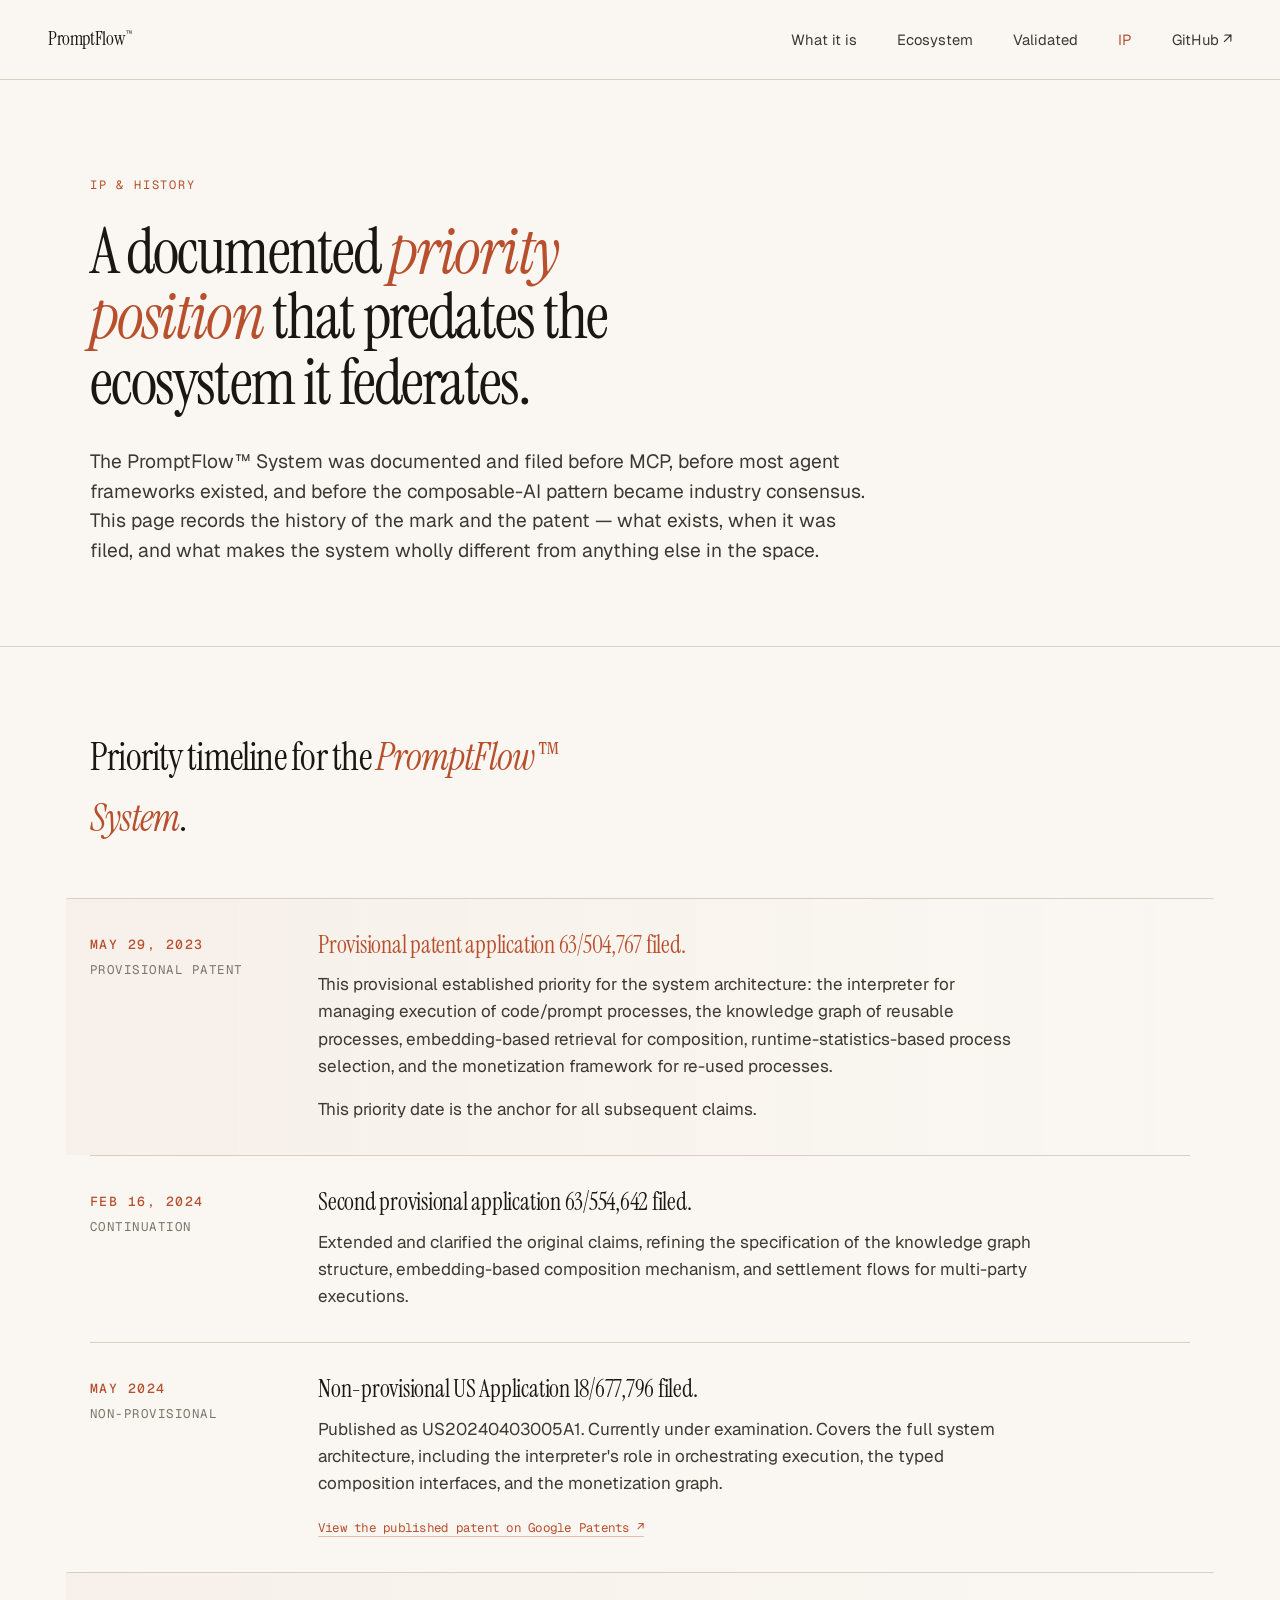
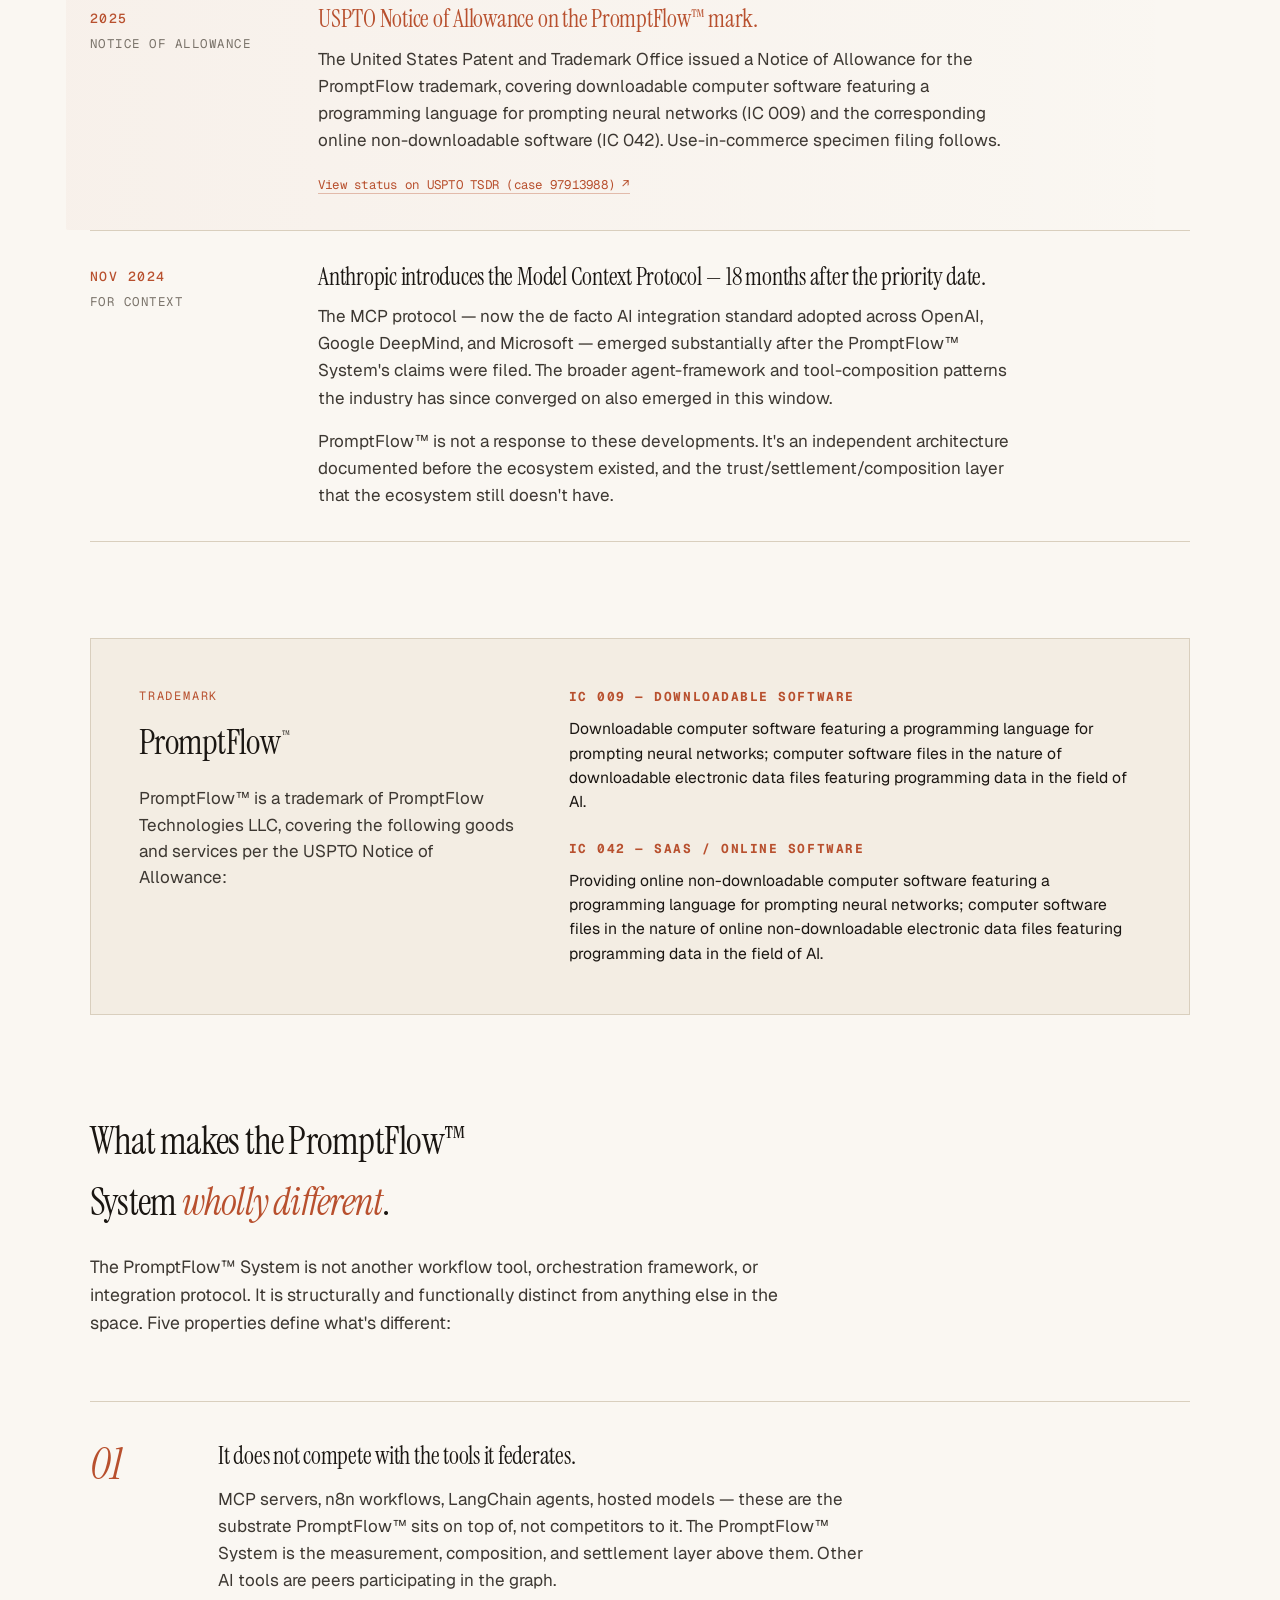
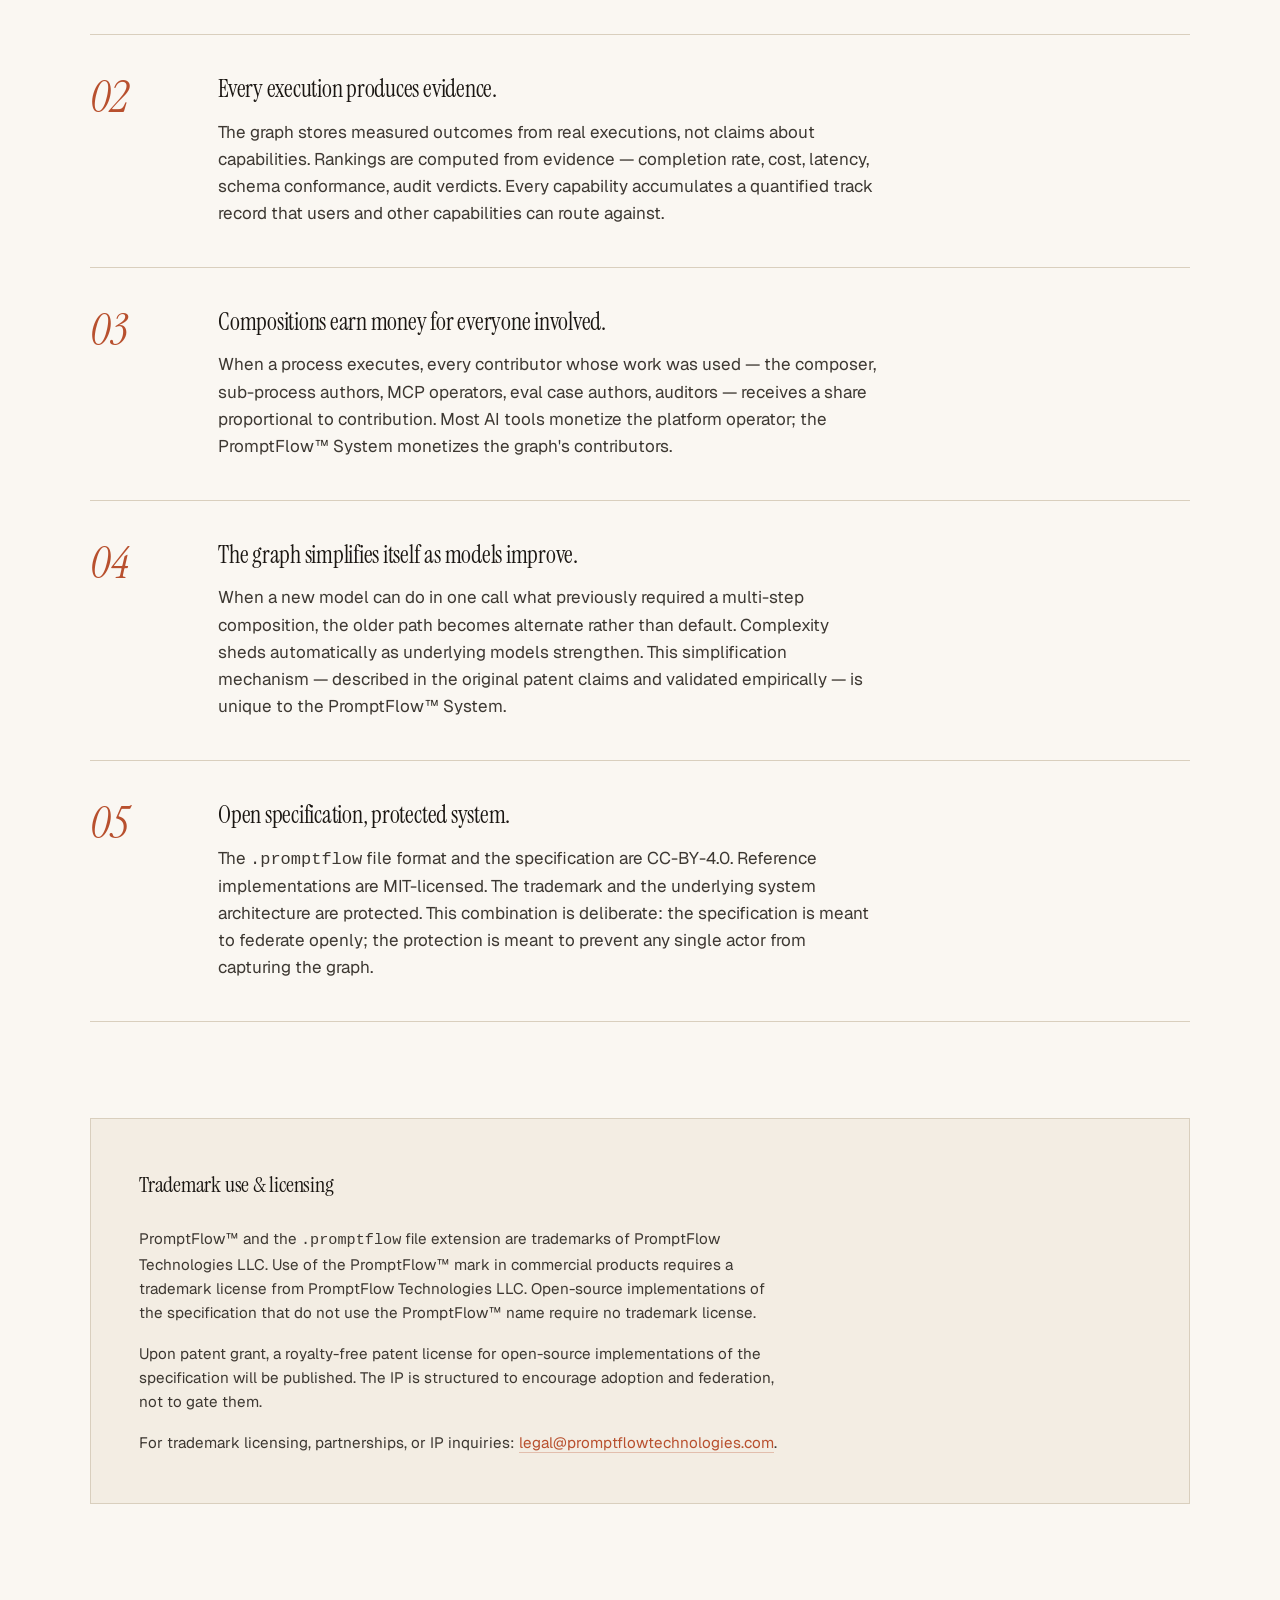
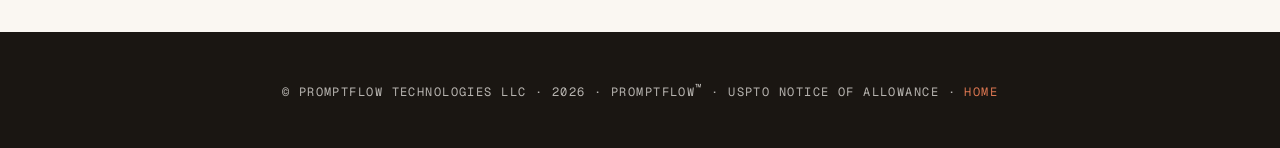
<file: ip.html>
<!DOCTYPE html>
<html lang="en">
<head>
<meta charset="UTF-8" />
<meta name="viewport" content="width=device-width, initial-scale=1.0" />
<title>IP & History — PromptFlow™</title>
<meta name="description" content="PromptFlow™ is a trademark of PromptFlow Technologies LLC. USPTO Notice of Allowance. Priority date May 29, 2023. US Patent Application 18/677,796." />

<link rel="preconnect" href="https://fonts.googleapis.com" />
<link rel="preconnect" href="https://fonts.gstatic.com" crossorigin />
<link href="https://fonts.googleapis.com/css2?family=Instrument+Serif:ital@0;1&family=Geist:wght@300;400;500;600&family=Geist+Mono:wght@400;500&display=swap" rel="stylesheet" />

<style>
:root {
  --ink: #1a1612;
  --ink-soft: #3d3832;
  --ink-mute: #7a736a;
  --paper: #faf7f2;
  --paper-warm: #f3ede3;
  --line: #d9cfbe;
  --accent: #b8502e;
  --accent-soft: #d97550;
}

* { margin: 0; padding: 0; box-sizing: border-box; }
html { scroll-behavior: smooth; }

body {
  font-family: 'Geist', -apple-system, BlinkMacSystemFont, sans-serif;
  background: var(--paper);
  color: var(--ink);
  font-size: 17px;
  line-height: 1.6;
  font-weight: 400;
  -webkit-font-smoothing: antialiased;
  -moz-osx-font-smoothing: grayscale;
}

nav {
  position: fixed;
  top: 0; left: 0; right: 0;
  padding: 1.5rem 3rem;
  display: flex;
  justify-content: space-between;
  align-items: center;
  z-index: 100;
  background: rgba(250, 247, 242, 0.92);
  backdrop-filter: blur(12px);
  border-bottom: 1px solid var(--line);
}
nav .logo {
  font-family: 'Instrument Serif', serif;
  font-weight: 500;
  font-size: 1.2rem;
  color: var(--ink);
  text-decoration: none;
  letter-spacing: -0.02em;
}
nav .logo sup { font-size: 0.55em; font-weight: 400; vertical-align: super; margin-left: 2px; }
nav ul {
  list-style: none;
  display: flex;
  gap: 2.5rem;
}
nav ul a {
  color: var(--ink-soft);
  text-decoration: none;
  font-size: 0.92rem;
  transition: color 0.2s ease;
}
nav ul a:hover { color: var(--accent); }
nav ul a.current { color: var(--accent); }

/* Page header */
.page-header {
  padding: 11rem 3rem 5rem;
  border-bottom: 1px solid var(--line);
}
.page-header .container { max-width: 1100px; margin: 0 auto; }
.page-header .meta {
  font-family: 'Geist Mono', monospace;
  font-size: 0.75rem;
  text-transform: uppercase;
  letter-spacing: 0.15em;
  color: var(--accent);
  margin-bottom: 1.5rem;
}
.page-header h1 {
  font-family: 'Instrument Serif', serif;
  font-weight: 400;
  font-size: clamp(2.5rem, 5vw, 4.5rem);
  line-height: 1.02;
  letter-spacing: -0.03em;
  max-width: 18ch;
  margin-bottom: 2rem;
}
.page-header h1 em { font-style: italic; color: var(--accent); font-weight: 400; }
.page-header .lede {
  font-size: 1.2rem;
  color: var(--ink-soft);
  max-width: 60ch;
  line-height: 1.55;
}

main { padding: 5rem 3rem 8rem; }
.container { max-width: 1100px; margin: 0 auto; }

/* Timeline */
.timeline {
  margin-bottom: 6rem;
  position: relative;
}
.timeline h2 {
  font-family: 'Instrument Serif', serif;
  font-weight: 400;
  font-size: clamp(1.8rem, 3vw, 2.6rem);
  letter-spacing: -0.02em;
  margin-bottom: 3rem;
  max-width: 28ch;
}
.timeline h2 em { font-style: italic; color: var(--accent); }

.event {
  display: grid;
  grid-template-columns: 180px 1fr;
  gap: 3rem;
  padding: 2rem 0;
  border-top: 1px solid var(--line);
  position: relative;
}
.event:last-child { border-bottom: 1px solid var(--line); }
.event-date {
  font-family: 'Geist Mono', monospace;
  font-size: 0.78rem;
  text-transform: uppercase;
  letter-spacing: 0.12em;
  color: var(--ink-mute);
  padding-top: 0.2rem;
}
.event-date strong {
  display: block;
  color: var(--accent);
  font-weight: 500;
  margin-bottom: 0.3rem;
  font-size: 0.82rem;
}
.event-content h3 {
  font-family: 'Instrument Serif', serif;
  font-weight: 500;
  font-size: 1.5rem;
  letter-spacing: -0.01em;
  margin-bottom: 0.8rem;
  line-height: 1.15;
}
.event-content p {
  color: var(--ink-soft);
  line-height: 1.6;
  max-width: 65ch;
}
.event-content p + p { margin-top: 1rem; }
.event.highlight .event-content h3 { color: var(--accent); }
.event.highlight {
  background: linear-gradient(to right, rgba(184, 80, 46, 0.04), transparent);
  margin: 0 -1.5rem;
  padding: 2rem 1.5rem;
  border-radius: 2px;
}
.verify-link {
  font-family: 'Geist Mono', monospace;
  font-size: 0.78rem;
  color: var(--accent);
  text-decoration: none;
  border-bottom: 1px solid rgba(184, 80, 46, 0.35);
  transition: border-color 0.2s ease;
  letter-spacing: 0.02em;
}
.verify-link:hover {
  border-bottom-color: var(--accent);
}

/* Trademark details card */
.tm-card {
  background: var(--paper-warm);
  border: 1px solid var(--line);
  padding: 3rem;
  margin-bottom: 6rem;
  display: grid;
  grid-template-columns: 2fr 3fr;
  gap: 3rem;
}
.tm-card-label {
  font-family: 'Geist Mono', monospace;
  font-size: 0.75rem;
  text-transform: uppercase;
  letter-spacing: 0.15em;
  color: var(--accent);
  margin-bottom: 1rem;
}
.tm-card h3 {
  font-family: 'Instrument Serif', serif;
  font-weight: 400;
  font-size: 2.2rem;
  letter-spacing: -0.02em;
  line-height: 1.1;
  margin-bottom: 1.5rem;
}
.tm-card h3 sup { font-size: 0.4em; vertical-align: super; font-weight: 400; margin-left: 2px; }
.tm-card .lede {
  color: var(--ink-soft);
  line-height: 1.55;
}
.tm-classes { display: flex; flex-direction: column; gap: 1.5rem; }
.tm-class h4 {
  font-family: 'Geist Mono', monospace;
  font-size: 0.8rem;
  text-transform: uppercase;
  letter-spacing: 0.12em;
  color: var(--accent);
  margin-bottom: 0.6rem;
}
.tm-class p {
  color: var(--ink);
  font-size: 0.98rem;
  line-height: 1.55;
}

/* Differentiators */
.diff-section h2 {
  font-family: 'Instrument Serif', serif;
  font-weight: 400;
  font-size: clamp(1.8rem, 3vw, 2.6rem);
  letter-spacing: -0.02em;
  margin-bottom: 1.2rem;
  max-width: 26ch;
}
.diff-section h2 em { font-style: italic; color: var(--accent); }
.diff-section > .lede {
  font-size: 1.1rem;
  color: var(--ink-soft);
  max-width: 60ch;
  margin-bottom: 4rem;
}
.diff-grid {
  display: grid;
  gap: 0;
  border-top: 1px solid var(--line);
}
.diff-item {
  display: grid;
  grid-template-columns: 80px 1fr;
  gap: 3rem;
  padding: 2.5rem 0;
  border-bottom: 1px solid var(--line);
}
.diff-num {
  font-family: 'Instrument Serif', serif;
  font-weight: 400;
  font-size: 2.8rem;
  line-height: 1;
  color: var(--accent);
  font-style: italic;
}
.diff-content h3 {
  font-family: 'Instrument Serif', serif;
  font-weight: 500;
  font-size: 1.5rem;
  letter-spacing: -0.01em;
  margin-bottom: 0.9rem;
  line-height: 1.2;
  max-width: 40ch;
}
.diff-content p {
  color: var(--ink-soft);
  line-height: 1.6;
  max-width: 60ch;
}

/* Legal / contact block */
.legal-block {
  margin-top: 6rem;
  padding: 3rem;
  border: 1px solid var(--line);
  background: var(--paper-warm);
}
.legal-block h3 {
  font-family: 'Instrument Serif', serif;
  font-weight: 500;
  font-size: 1.4rem;
  letter-spacing: -0.01em;
  margin-bottom: 1.5rem;
}
.legal-block p {
  color: var(--ink-soft);
  line-height: 1.6;
  max-width: 65ch;
  margin-bottom: 1rem;
  font-size: 0.95rem;
}
.legal-block p:last-child { margin-bottom: 0; }
.legal-block a { color: var(--accent); text-decoration: none; border-bottom: 1px solid rgba(184, 80, 46, 0.3); }
.legal-block a:hover { border-bottom-color: var(--accent); }

/* Footer */
footer {
  background: var(--ink);
  color: rgba(250, 247, 242, 0.7);
  padding: 3rem;
  text-align: center;
  font-family: 'Geist Mono', monospace;
  font-size: 0.75rem;
  text-transform: uppercase;
  letter-spacing: 0.12em;
}
footer a { color: var(--accent-soft); text-decoration: none; }

@media (max-width: 900px) {
  nav { padding: 1rem 1.5rem; }
  nav ul { gap: 1.4rem; }
  nav ul a { font-size: 0.85rem; }
  .page-header { padding: 9rem 1.5rem 4rem; }
  main { padding: 4rem 1.5rem 6rem; }
  .event { grid-template-columns: 1fr; gap: 0.8rem; padding: 2rem 0; }
  .event.highlight { margin: 0; padding: 2rem 0; background: none; }
  .event-date { padding-top: 0; }
  .tm-card { grid-template-columns: 1fr; gap: 2rem; padding: 2rem 1.5rem; }
  .tm-card h3 { font-size: 1.8rem; }
  .diff-item { grid-template-columns: 1fr; gap: 0.8rem; padding: 2rem 0; }
  .diff-num { font-size: 2.2rem; }
  .legal-block { padding: 2rem 1.5rem; }
  footer { padding: 2rem 1.5rem; font-size: 0.65rem; }
}
@media (max-width: 620px) {
  nav { padding: 0.9rem 1.2rem; }
  nav ul { gap: 1rem; }
  nav ul a { font-size: 0.8rem; }
  nav ul li:nth-child(1),
  nav ul li:nth-child(2),
  nav ul li:nth-child(3) { display: none; }
  .page-header { padding: 7rem 1.2rem 3rem; }
  .page-header h1 { font-size: 2.2rem; }
  main { padding: 3rem 1.2rem 5rem; }
}
</style>
</head>
<body>

<nav>
  <a href="/" class="logo">PromptFlow<sup>™</sup></a>
  <ul>
    <li><a href="/#what">What it is</a></li>
    <li><a href="/#ecosystem">Ecosystem</a></li>
    <li><a href="/#validated">Validated</a></li>
    <li><a href="/ip.html" class="current">IP</a></li>
    <li><a href="https://github.com/promptflow/promptflow">GitHub ↗</a></li>
  </ul>
</nav>

<!-- HEADER -->
<header class="page-header">
  <div class="container">
    <div class="meta">IP &amp; history</div>
    <h1>A documented <em>priority position</em> that predates the ecosystem it federates.</h1>
    <p class="lede">
      The PromptFlow™ System was documented and filed before MCP, before most agent frameworks existed, and before the composable-AI pattern became industry consensus. This page records the history of the mark and the patent — what exists, when it was filed, and what makes the system wholly different from anything else in the space.
    </p>
  </div>
</header>

<main>
  <div class="container">

    <!-- TIMELINE -->
    <section class="timeline">
      <h2>Priority timeline for the <em>PromptFlow™ System</em>.</h2>

      <div class="event highlight">
        <div class="event-date">
          <strong>May 29, 2023</strong>
          Provisional patent
        </div>
        <div class="event-content">
          <h3>Provisional patent application 63/504,767 filed.</h3>
          <p>
            This provisional established priority for the system architecture: the interpreter for managing execution of code/prompt processes, the knowledge graph of reusable processes, embedding-based retrieval for composition, runtime-statistics-based process selection, and the monetization framework for re-used processes.
          </p>
          <p>
            This priority date is the anchor for all subsequent claims.
          </p>
        </div>
      </div>

      <div class="event">
        <div class="event-date">
          <strong>Feb 16, 2024</strong>
          Continuation
        </div>
        <div class="event-content">
          <h3>Second provisional application 63/554,642 filed.</h3>
          <p>
            Extended and clarified the original claims, refining the specification of the knowledge graph structure, embedding-based composition mechanism, and settlement flows for multi-party executions.
          </p>
        </div>
      </div>

      <div class="event">
        <div class="event-date">
          <strong>May 2024</strong>
          Non-provisional
        </div>
        <div class="event-content">
          <h3>Non-provisional US Application 18/677,796 filed.</h3>
          <p>
            Published as US20240403005A1. Currently under examination. Covers the full system architecture, including the interpreter's role in orchestrating execution, the typed composition interfaces, and the monetization graph.
          </p>
          <p>
            <a href="https://patents.google.com/patent/US20240403005A1/en?inventor=Tyler&assignee=friddle&oq=Tyler+friddle" target="_blank" rel="noopener" class="verify-link">View the published patent on Google Patents ↗</a>
          </p>
        </div>
      </div>

      <div class="event highlight">
        <div class="event-date">
          <strong>2025</strong>
          Notice of Allowance
        </div>
        <div class="event-content">
          <h3>USPTO Notice of Allowance on the PromptFlow™ mark.</h3>
          <p>
            The United States Patent and Trademark Office issued a Notice of Allowance for the PromptFlow trademark, covering downloadable computer software featuring a programming language for prompting neural networks (IC 009) and the corresponding online non-downloadable software (IC 042). Use-in-commerce specimen filing follows.
          </p>
          <p>
            <a href="https://tsdr.uspto.gov/#caseNumber=97913988&caseSearchType=US_APPLICATION&caseType=DEFAULT&searchType=statusSearch" target="_blank" rel="noopener" class="verify-link">View status on USPTO TSDR (case 97913988) ↗</a>
          </p>
        </div>
      </div>

      <div class="event">
        <div class="event-date">
          <strong>Nov 2024</strong>
          For context
        </div>
        <div class="event-content">
          <h3>Anthropic introduces the Model Context Protocol — 18 months after the priority date.</h3>
          <p>
            The MCP protocol — now the de facto AI integration standard adopted across OpenAI, Google DeepMind, and Microsoft — emerged substantially after the PromptFlow™ System's claims were filed. The broader agent-framework and tool-composition patterns the industry has since converged on also emerged in this window.
          </p>
          <p>
            PromptFlow™ is not a response to these developments. It's an independent architecture documented before the ecosystem existed, and the trust/settlement/composition layer that the ecosystem still doesn't have.
          </p>
        </div>
      </div>

    </section>

    <!-- TRADEMARK DETAILS CARD -->
    <section>
      <div class="tm-card">
        <div>
          <div class="tm-card-label">Trademark</div>
          <h3>PromptFlow<sup>™</sup></h3>
          <p class="lede">
            PromptFlow™ is a trademark of PromptFlow Technologies LLC, covering the following goods and services per the USPTO Notice of Allowance:
          </p>
        </div>
        <div class="tm-classes">
          <div class="tm-class">
            <h4>IC 009 — Downloadable software</h4>
            <p>
              Downloadable computer software featuring a programming language for prompting neural networks; computer software files in the nature of downloadable electronic data files featuring programming data in the field of AI.
            </p>
          </div>
          <div class="tm-class">
            <h4>IC 042 — SaaS / online software</h4>
            <p>
              Providing online non-downloadable computer software featuring a programming language for prompting neural networks; computer software files in the nature of online non-downloadable electronic data files featuring programming data in the field of AI.
            </p>
          </div>
        </div>
      </div>
    </section>

    <!-- DIFFERENTIATORS -->
    <section class="diff-section">
      <h2>What makes the PromptFlow™ System <em>wholly different</em>.</h2>
      <p class="lede">
        The PromptFlow™ System is not another workflow tool, orchestration framework, or integration protocol. It is structurally and functionally distinct from anything else in the space. Five properties define what's different:
      </p>

      <div class="diff-grid">
        <div class="diff-item">
          <div class="diff-num">01</div>
          <div class="diff-content">
            <h3>It does not compete with the tools it federates.</h3>
            <p>
              MCP servers, n8n workflows, LangChain agents, hosted models — these are the substrate PromptFlow™ sits on top of, not competitors to it. The PromptFlow™ System is the measurement, composition, and settlement layer above them. Other AI tools are peers participating in the graph.
            </p>
          </div>
        </div>

        <div class="diff-item">
          <div class="diff-num">02</div>
          <div class="diff-content">
            <h3>Every execution produces evidence.</h3>
            <p>
              The graph stores measured outcomes from real executions, not claims about capabilities. Rankings are computed from evidence — completion rate, cost, latency, schema conformance, audit verdicts. Every capability accumulates a quantified track record that users and other capabilities can route against.
            </p>
          </div>
        </div>

        <div class="diff-item">
          <div class="diff-num">03</div>
          <div class="diff-content">
            <h3>Compositions earn money for everyone involved.</h3>
            <p>
              When a process executes, every contributor whose work was used — the composer, sub-process authors, MCP operators, eval case authors, auditors — receives a share proportional to contribution. Most AI tools monetize the platform operator; the PromptFlow™ System monetizes the graph's contributors.
            </p>
          </div>
        </div>

        <div class="diff-item">
          <div class="diff-num">04</div>
          <div class="diff-content">
            <h3>The graph simplifies itself as models improve.</h3>
            <p>
              When a new model can do in one call what previously required a multi-step composition, the older path becomes alternate rather than default. Complexity sheds automatically as underlying models strengthen. This simplification mechanism — described in the original patent claims and validated empirically — is unique to the PromptFlow™ System.
            </p>
          </div>
        </div>

        <div class="diff-item">
          <div class="diff-num">05</div>
          <div class="diff-content">
            <h3>Open specification, protected system.</h3>
            <p>
              The <code>.promptflow</code> file format and the specification are CC-BY-4.0. Reference implementations are MIT-licensed. The trademark and the underlying system architecture are protected. This combination is deliberate: the specification is meant to federate openly; the protection is meant to prevent any single actor from capturing the graph.
            </p>
          </div>
        </div>
      </div>
    </section>

    <!-- LEGAL BLOCK -->
    <section>
      <div class="legal-block">
        <h3>Trademark use &amp; licensing</h3>
        <p>
          PromptFlow™ and the <code>.promptflow</code> file extension are trademarks of PromptFlow Technologies LLC. Use of the PromptFlow™ mark in commercial products requires a trademark license from PromptFlow Technologies LLC. Open-source implementations of the specification that do not use the PromptFlow™ name require no trademark license.
        </p>
        <p>
          Upon patent grant, a royalty-free patent license for open-source implementations of the specification will be published. The IP is structured to encourage adoption and federation, not to gate them.
        </p>
        <p>
          For trademark licensing, partnerships, or IP inquiries: <a href="mailto:legal@promptflowtechnologies.com">legal@promptflowtechnologies.com</a>.
        </p>
      </div>
    </section>

  </div>
</main>

<footer>
  © PromptFlow Technologies LLC · 2026 · PromptFlow<sup>™</sup> · USPTO Notice of Allowance · <a href="/">Home</a>
</footer>

</body>
</html>
</file>
